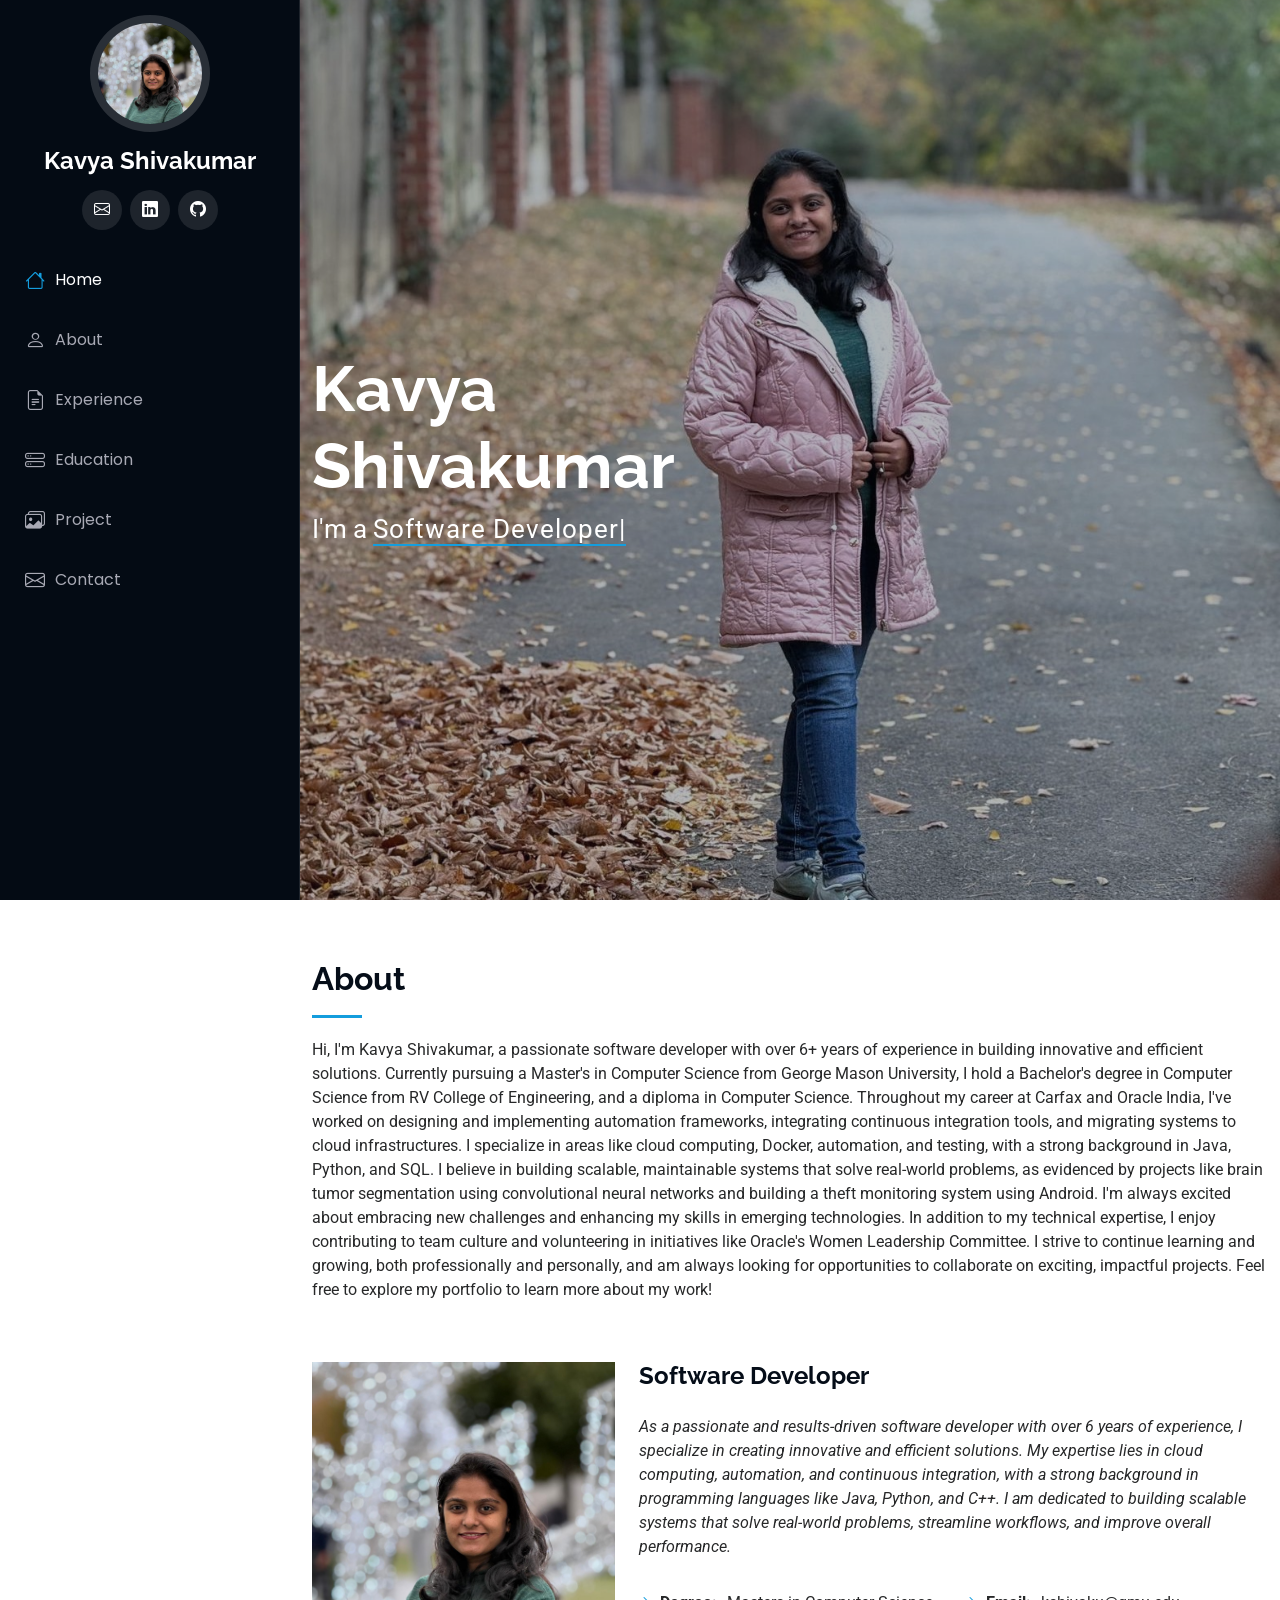
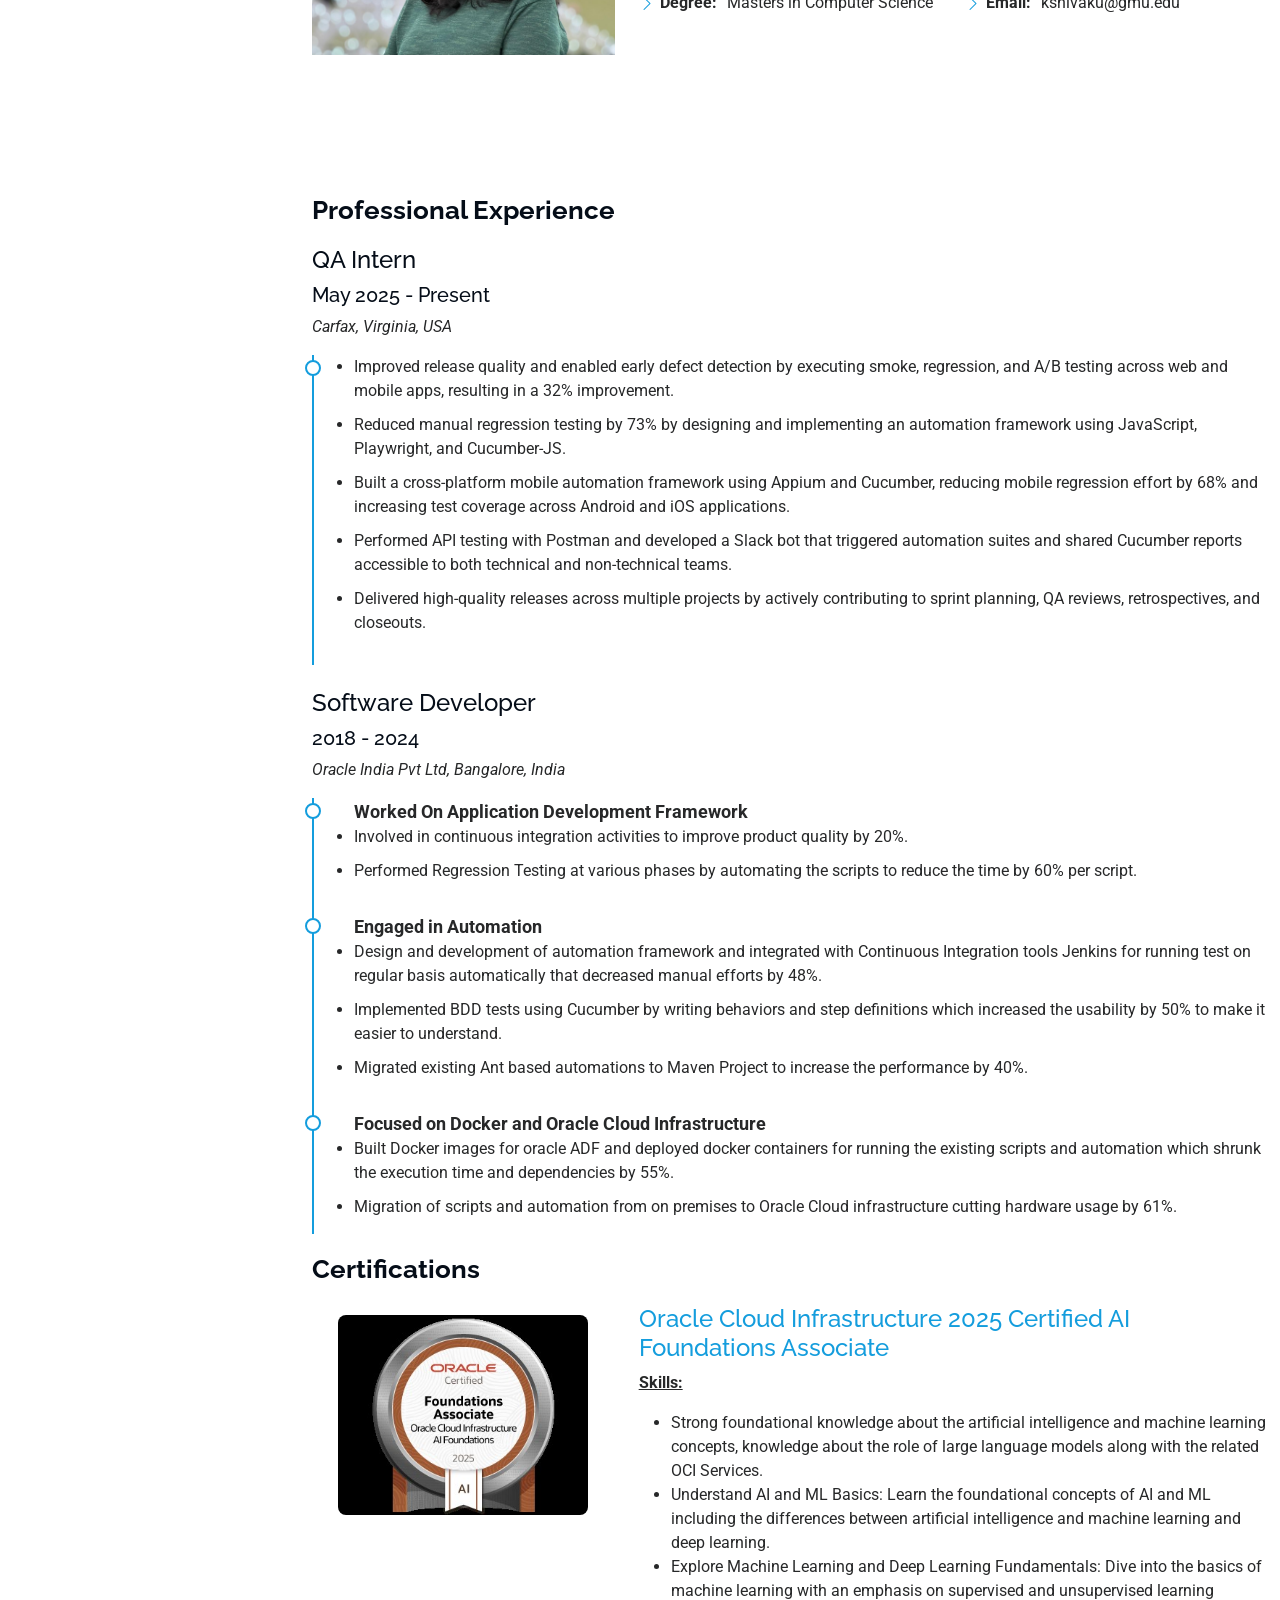
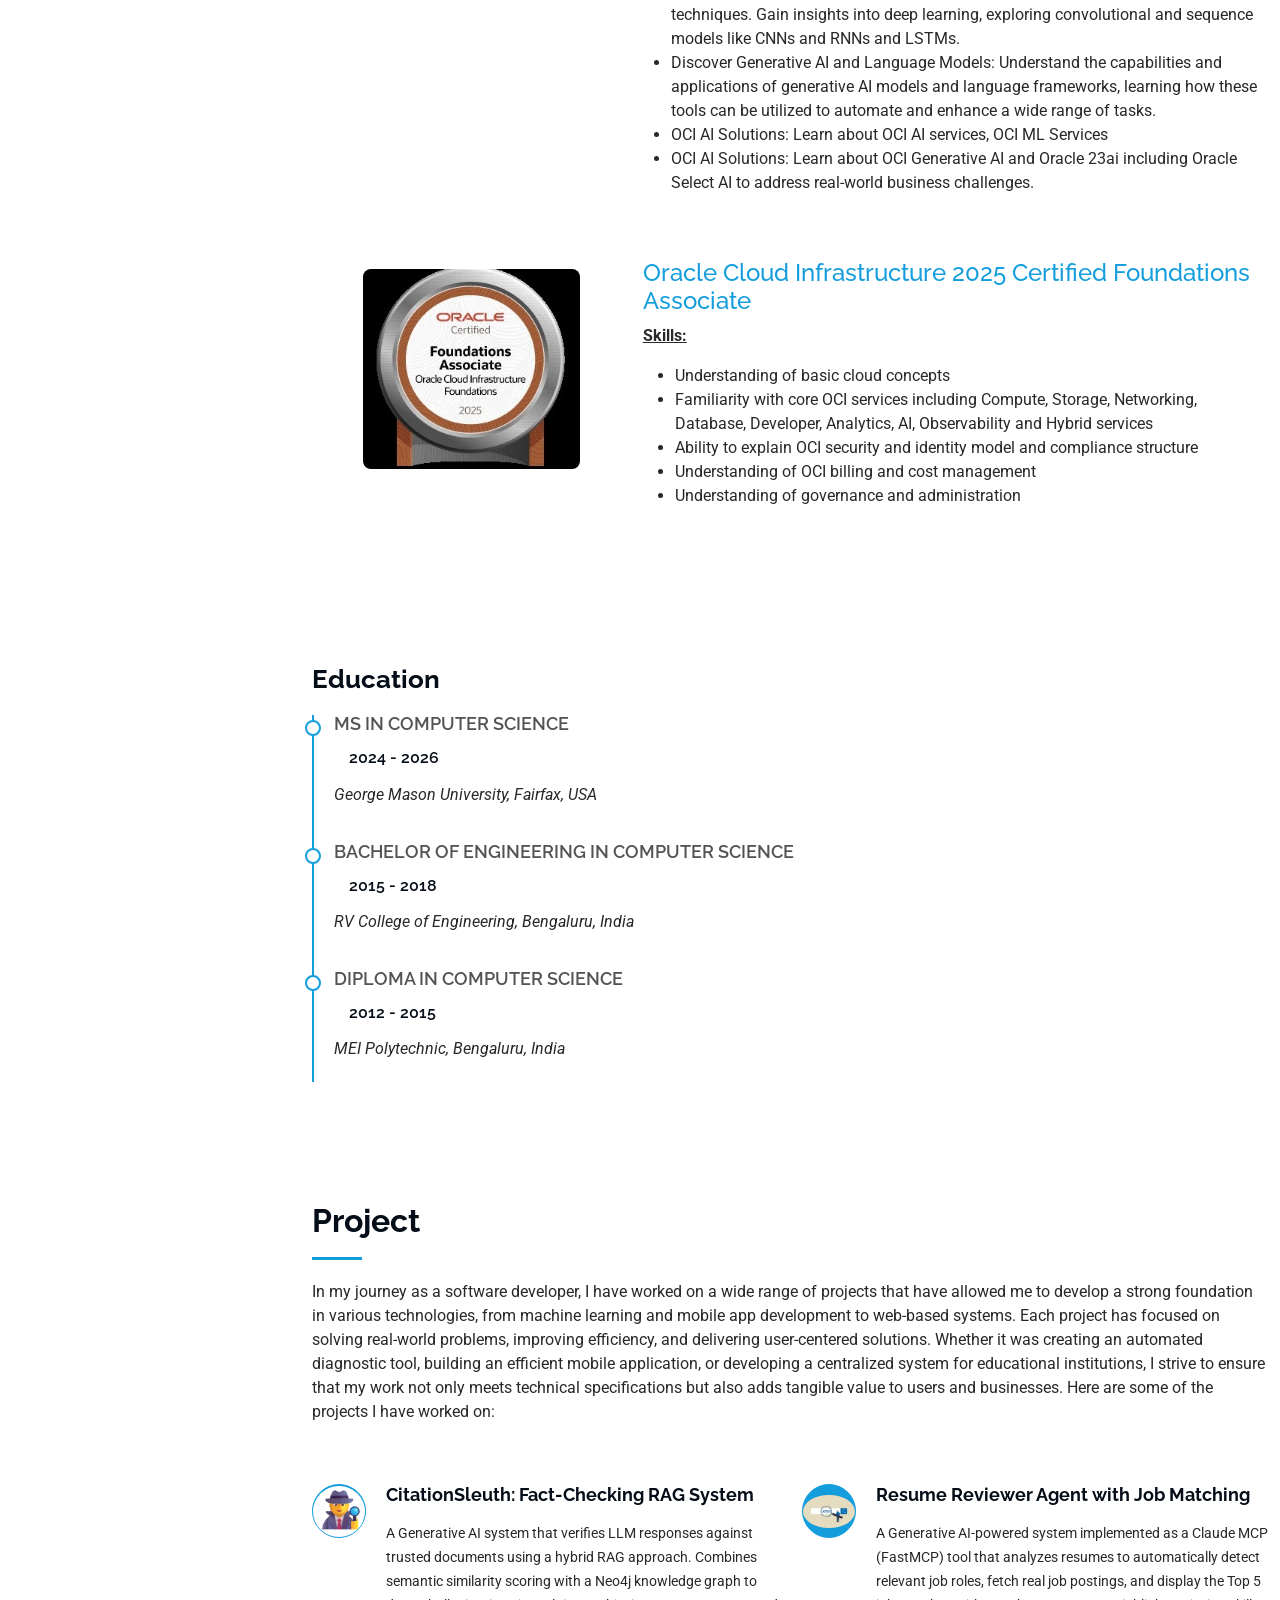
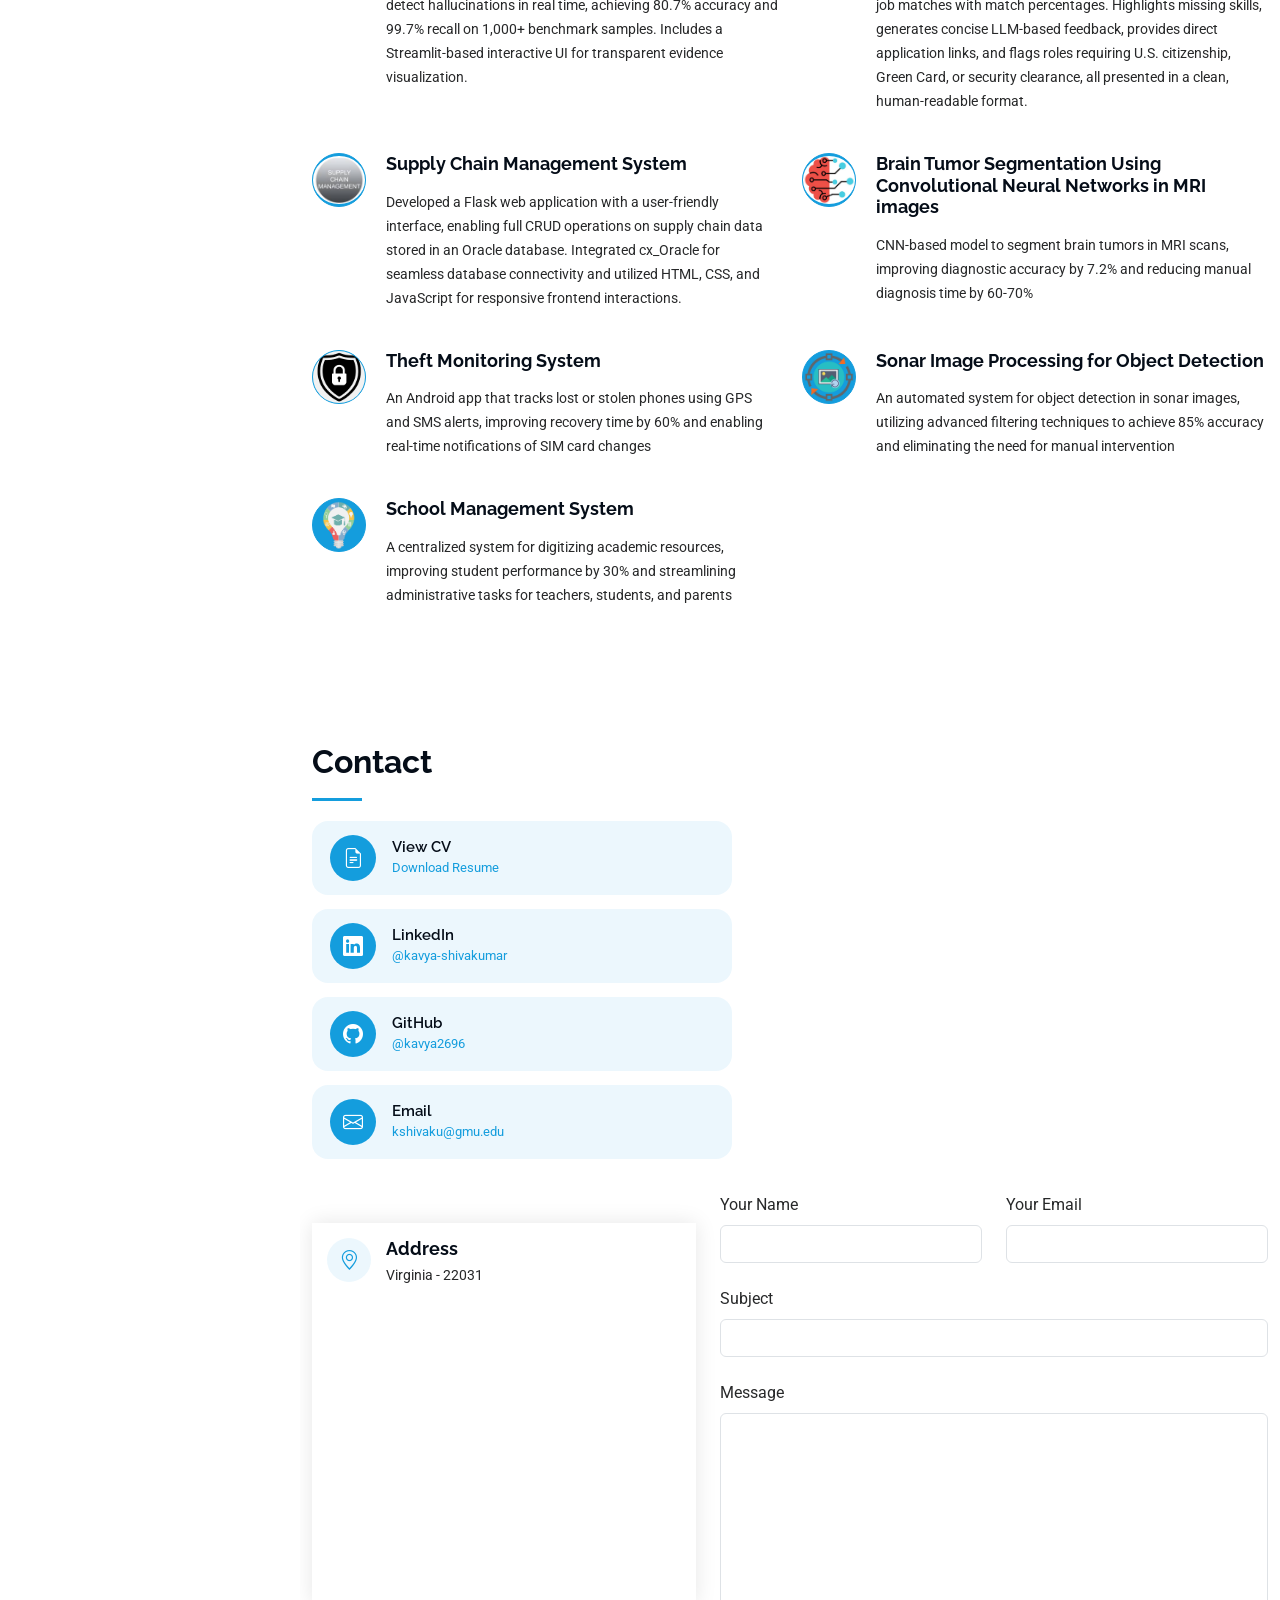
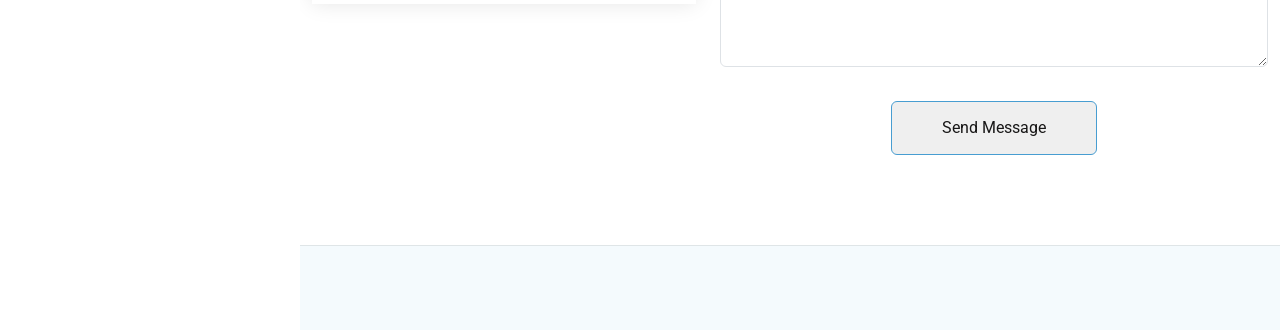
<file: index.html>
<!DOCTYPE html>
<html lang="en">

<head>
  <meta charset="utf-8">
  <meta content="width=device-width, initial-scale=1.0" name="viewport">
  <title>Index - iPortfolio Bootstrap Template</title>
  <meta content="" name="description">
  <meta content="" name="keywords">

  <!-- Favicons -->
  <link href="assets/img/favicon.png" rel="icon">
  <link href="assets/img/apple-touch-icon.png" rel="apple-touch-icon">

  <!-- Fonts -->
  <link href="https://fonts.googleapis.com" rel="preconnect">
  <link href="https://fonts.gstatic.com" rel="preconnect" crossorigin>
  <link href="https://fonts.googleapis.com/css2?family=Roboto:ital,wght@0,100;0,300;0,400;0,500;0,700;0,900;1,100;1,300;1,400;1,500;1,700;1,900&family=Poppins:ital,wght@0,100;0,200;0,300;0,400;0,500;0,600;0,700;0,800;0,900;1,100;1,200;1,300;1,400;1,500;1,600;1,700;1,800;1,900&family=Raleway:ital,wght@0,100;0,200;0,300;0,400;0,500;0,600;0,700;0,800;0,900;1,100;1,200;1,300;1,400;1,500;1,600;1,700;1,800;1,900&display=swap" rel="stylesheet">

  <!-- Vendor CSS Files -->
  <link href="assets/vendor/bootstrap/css/bootstrap.min.css" rel="stylesheet">
  <link href="assets/vendor/bootstrap-icons/bootstrap-icons.css" rel="stylesheet">
  <link href="assets/vendor/aos/aos.css" rel="stylesheet">
  <link href="assets/vendor/glightbox/css/glightbox.min.css" rel="stylesheet">
  <link href="assets/vendor/swiper/swiper-bundle.min.css" rel="stylesheet">

  <!-- Main CSS File -->
  <link href="assets/css/main.css" rel="stylesheet">
</head>

<body class="index-page">

  <header id="header" class="header dark-background d-flex flex-column">
    <i class="header-toggle d-xl-none bi bi-list"></i>

    <div class="profile-img">
      <img src="assets/img/my-profile-img.jpg" alt="" class="img-fluid rounded-circle">
    </div>

    <a href="index.html" class="logo d-flex align-items-center justify-content-center">
      <!-- Uncomment the line below if you also wish to use an image logo -->
      <!-- <img src="assets/img/logo.png" alt=""> -->
      <h1 class="sitename">Kavya Shivakumar</h1>
    </a>

    <div class="social-links text-center">
      <a href="mailto:kshivaku@gmu.com" class="mail"><i class="bi bi-envelope"></i></a>
      <a href="https://www.linkedin.com/in/kavya-shivakumar-26121996abc" class="linkedin"><i class="bi bi-linkedin"></i></a>
      <a href="https://github.com/kavya2696" class="github"><i class="bi bi-github"></i></a>
    </div>

    <nav id="navmenu" class="navmenu">
      <ul>
        <li><a href="#hero" class="active"><i class="bi bi-house navicon"></i>Home</a></li>
        <li><a href="#about"><i class="bi bi-person navicon"></i> About</a></li>
        <li><a href="#experience"><i class="bi bi-file-earmark-text navicon"></i> Experience</a></li>
        <li><a href="#education"><i class="bi bi-hdd-stack navicon"></i>  Education</a></li>
        <li><a href="#project"><i class="bi bi-images navicon"></i> Project</a></li>
        <li><a href="#contact"><i class="bi bi-envelope navicon"></i> Contact</a></li>
      </ul>
    </nav>

  </header>

  <main class="main">

    <!-- Hero Section -->
    <section id="hero" class="hero section dark-background">

      <img src="assets/img/my-bg.jpg" alt="" data-aos="fade-in" class="">

      <div class="container" data-aos="fade-up" data-aos-delay="100">
        <h2>Kavya</h2>
        <h2>Shivakumar</h2>
        <p>I'm a <span class="typed" data-typed-items="Software Developer">Software Developer</span><span class="typed-cursor typed-cursor--blink" aria-hidden="true"></span><span class="typed-cursor typed-cursor--blink" aria-hidden="true"></span></p>
      </div>

    </section><!-- /Hero Section -->

    <!-- About Section -->
    <section id="about" class="about section">

      <!-- Section Title -->
      <div class="container section-title" data-aos="fade-up">
        <h2>About</h2>
        <p>Hi, I'm Kavya Shivakumar, a passionate software developer with over 6+ years of experience in building innovative and efficient solutions. Currently pursuing a Master's in Computer Science from George Mason University, I hold a Bachelor's degree in Computer Science from RV College of Engineering, and a diploma in Computer Science.

          Throughout my career at Carfax and Oracle India, I've worked on designing and implementing automation frameworks, integrating continuous integration tools, and migrating systems to cloud infrastructures. I specialize in areas like cloud computing, Docker, automation, and testing, with a strong background in Java, Python, and SQL.
          
          I believe in building scalable, maintainable systems that solve real-world problems, as evidenced by projects like brain tumor segmentation using convolutional neural networks and building a theft monitoring system using Android. I'm always excited about embracing new challenges and enhancing my skills in emerging technologies.
          
          In addition to my technical expertise, I enjoy contributing to team culture and volunteering in initiatives like Oracle's Women Leadership Committee. I strive to continue learning and growing, both professionally and personally, and am always looking for opportunities to collaborate on exciting, impactful projects.
          
          Feel free to explore my portfolio to learn more about my work!</p>
      </div><!-- End Section Title -->

      <div class="container" data-aos="fade-up" data-aos-delay="100">

        <div class="row gy-4 justify-content-center">
          <div class="col-lg-4">
            <img src="assets/img/my-profile-img.jpg" class="img-fluid" alt="">
          </div>
          <div class="col-lg-8 content">
            <h2>Software Developer</h2>
            <p class="fst-italic py-3">
              As a passionate and results-driven software developer with over 6 years of experience, I specialize in creating innovative and efficient solutions. My expertise lies in cloud computing, automation, and continuous integration, with a strong background in programming languages like Java, Python, and C++. I am dedicated to building scalable systems that solve real-world problems, streamline workflows, and improve overall performance.
            </p>
            <div class="row">
              <div class="col-lg-6">
                <ul>
                  <li><i class="bi bi-chevron-right"></i> <strong>Degree:</strong> <span>Masters in Computer Science</span></li>
                 <!-- <li><i class="bi bi-chevron-right"></i> <strong>Website:</strong> <span>www.example.com</span></li>-->
                 
                </ul>
              </div>
              <div class="col-lg-6">
                <ul>
                  <li><i class="bi bi-chevron-right"></i> <strong>Email:</strong> <span>kshivaku@gmu.edu</span></li>
                </ul>
              </div>
            </div>
           
          </div>
        </div>

      </div>

    </section><!-- /About Section -->

 
    <!-- Experience Section -->
    <section id="experience" class="resume section">

      <div class="container">

        <div class="row">
          <div data-aos="fade-up" data-aos-delay="200">
            <h3 class="resume-title">Professional Experience</h3>
            <h4>QA Intern</h4>
            <h5>May 2025 - Present</h5>
            <p><em>Carfax, Virginia, USA</em></p>

            <div class="resume-item">
              <ul>
                <!--<span style="font-size: 18px;"><b>Improved Testing and Release Quality</b></span>-->
                <li>Improved release quality and enabled early defect detection by executing smoke, regression, and A/B testing across web and mobile apps, resulting in a 32% improvement.</li>
                <li>Reduced manual regression testing by 73% by designing and implementing an automation framework using JavaScript, Playwright, and Cucumber-JS.</li>
                <li>Built a cross-platform mobile automation framework using Appium and Cucumber, reducing mobile regression effort by 68% and increasing test coverage across Android and iOS applications.</li>
                <li>Performed API testing with Postman and developed a Slack bot that triggered automation suites and shared Cucumber reports accessible to both technical and non-technical teams.</li>
                <li>Delivered high-quality releases across multiple projects by actively contributing to sprint planning, QA reviews, retrospectives, and closeouts.</li>
              </ul>
            </div>
            
              <br>
              <h4>Software Developer</h4>
              <h5>2018 - 2024</h5>
              <p><em>Oracle India Pvt Ltd, Bangalore, India </em></p>
              <div class="resume-item">
              <ul><span style="font-size: 18px;"><b>Worked On Application Development Framework</b></span>
                <li>Involved in continuous integration activities to improve product quality by 20%. </li>
                <li>Performed Regression Testing at various phases by automating the scripts to reduce the time by 60% per script. </li><ul></div>
              <div class="resume-item">
                <ul><span style="font-size: 18px;"><b>Engaged in Automation</b></span>
                <li>Design and development of automation framework and integrated with Continuous Integration tools Jenkins for running test on regular basis automatically that decreased manual efforts by 48%.  </li>
                <li>Implemented BDD tests using Cucumber by writing behaviors and step definitions which increased the usability by 50% to make it easier to understand. </li>
                <li>Migrated existing Ant based automations to Maven Project to increase the performance by 40%. </li></ul></div>
                <div class="resume-item">
                <ul><span style="font-size: 18px;"><b>Focused on Docker and Oracle Cloud Infrastructure</b></span>
                <li>Built Docker images for oracle ADF and deployed docker containers for running the existing scripts and automation which shrunk the execution time and dependencies by 55%. </li>
                <li>Migration of scripts and automation from on premises to Oracle Cloud infrastructure cutting hardware usage by 61%. </li>
              </ul>
            </div><!-- Edn Resume Item -->

          </div>

        </div>
        <h3 class="resume-title">Certifications</h3>

             <div class="row gy-4 justify-content-center">
          <div class="col-lg-4">
            <img src="assets/img/OCI25AI.jpeg" class="img-fluid cert-img" alt="">
          </div>
          <div class="col-lg-8 content">
            <h4><a href="https://catalog-education.oracle.com/ords/certview/sharebadge?id=871B93B5EAFEF61DCFB11F72E9052233303D015A6614C71F2B71F016CC5BC854"> Oracle Cloud Infrastructure 2025 Certified AI Foundations Associate</a></h4>
            <p> <b><u>Skills:</u></b> </p>
            <ul><li>Strong foundational knowledge about the artificial intelligence and machine learning concepts, knowledge about the role of large language models along with the related OCI Services.</li>
              <li>Understand AI and ML Basics: Learn the foundational concepts of AI and ML including the differences between artificial intelligence and machine learning and deep learning.</li>
              <li>Explore Machine Learning and Deep Learning Fundamentals: Dive into the basics of machine learning with an emphasis on supervised and unsupervised learning techniques. Gain insights into deep learning, exploring convolutional and sequence models like CNNs and RNNs and LSTMs.</li>
              <li>Discover Generative AI and Language Models: Understand the capabilities and applications of generative AI models and language frameworks, learning how these tools can be utilized to automate and enhance a wide range of tasks.</li>
              <li>OCI AI Solutions: Learn about OCI AI services, OCI ML Services</li>
              <li>OCI AI Solutions: Learn about OCI Generative AI and Oracle 23ai including Oracle Select AI to address real-world business challenges.</li>
            </ul>
    
        </div>
        <div class="row gy-4 justify-content-center">
          <div class="col-lg-4">
            <img src="assets/img/OCI25.jpeg" class="img-fluid cert-img" alt="">
          </div>
          <div class="col-lg-8 content">
            <h4><a href="https://catalog-education.oracle.com/pls/certview/sharebadge?id=5CCC31A88323C88C5BCEB6D800373E3D88EEB9B1E2A41601BDE4A8AB9D326BF6"> Oracle Cloud Infrastructure 2025 Certified Foundations Associate</a></h4>
            <p> <b><u>Skills:</u></b> </p>
            <ul><li>Understanding of basic cloud concepts</li>
              <li>Familiarity with core OCI services including Compute, Storage, Networking, Database, Developer, Analytics, AI, Observability and Hybrid services</li>
              <li>Ability to explain OCI security and identity model and compliance structure</li>
              <li>Understanding of OCI billing and cost management</li>
              <li>Understanding of governance and administration</li></ul>
    
        </div>

      
    </section><!-- Experience Section -->


    <!-- Resume Section -->
    <section id="education" class="resume section">

      <!-- Section Title -->
     

      <div class="container">

        <div class="row">
   

          <div data-aos="fade-up" data-aos-delay="200">
            <h3 class="resume-title">Education</h3>
              
            <div class="resume-item">
              <h4>MS in Computer Science</h4>
              <h5>2024 - 2026</h5>
              <p><em>George Mason University, Fairfax, USA</em></p>
            </div><!-- Edn Resume Item -->

            <div class="resume-item">
              <h4>Bachelor of Engineering in Computer Science </h4>
              <h5>2015 - 2018</h5>
              <p><em>RV College of Engineering, Bengaluru, India</em></p>
            </div><!-- Edn Resume Item -->

            <div class="resume-item">
              <h4>Diploma in Computer Science</h4>
              <h5>2012 - 2015</h5>
              <p><em>MEI Polytechnic, Bengaluru, India</em></p>
            </div><!-- Edn Resume Item -->

          </div>

        </div>

      </div>

    </section><!-- /Resume Section -->

    <!-- project Section -->
    <section id="project" class="project section">

      <!-- Section Title -->
      <div class="container section-title" data-aos="fade-up">
        <h2>Project</h2>
        <p>In my journey as a software developer, I have worked on a wide range of projects that have allowed me to develop a strong foundation in various technologies, from machine learning and mobile app development to web-based systems. Each project has focused on solving real-world problems, improving efficiency, and delivering user-centered solutions. Whether it was creating an automated diagnostic tool, building an efficient mobile application, or developing a centralized system for educational institutions, I strive to ensure that my work not only meets technical specifications but also adds tangible value to users and businesses. Here are some of the projects I have worked on:
        </p>
      </div><!-- End Section Title -->

      <div class="container">

        <div class="row gy-4">
           <div class="col-lg-6 col-md-6 project-item d-flex" data-aos="fade-up" data-aos-delay="100">
            <div class="icon flex-shrink-0"><img src="assets/img/cs.png" alt="" class="img-fluid rounded-circle"></div>
            <div>
              <h4 class="title"><a href="project-details.html" class="stretched-link">CitationSleuth: Fact-Checking RAG System</a></h4>
              <p class="description">A Generative AI system that verifies LLM responses against trusted documents using a hybrid RAG approach. Combines semantic similarity scoring with a Neo4j knowledge graph to detect hallucinations in real time, achieving 80.7% accuracy and 99.7% recall on 1,000+ benchmark samples. Includes a Streamlit-based interactive UI for transparent evidence visualization.</p>
            </div>
          </div>

           <div class="col-lg-6 col-md-6 project-item d-flex" data-aos="fade-up" data-aos-delay="100">
            <div class="icon flex-shrink-0"><img src="assets/img/rr.jpeg" alt="" class="img-fluid rounded-circle"></div>
            <div>
              <h4 class="title"><a href="project-details.html" class="stretched-link">Resume Reviewer Agent with Job Matching</a></h4>
              <p class="description">A Generative AI-powered system implemented as a Claude MCP (FastMCP) tool that analyzes resumes to automatically detect relevant job roles, fetch real job postings, and display the Top 5 job matches with match percentages. Highlights missing skills, generates concise LLM-based feedback, provides direct application links, and flags roles requiring U.S. citizenship, Green Card, or security clearance, all presented in a clean, human-readable format.</p>
            </div>
          </div>

          <div class="col-lg-6 col-md-6 project-item d-flex" data-aos="fade-up" data-aos-delay="100">
            <div class="icon flex-shrink-0"><img src="assets/img/scm.jpg" alt="" class="img-fluid rounded-circle"></div>
            <div>
              <h4 class="title"><a href="project-details.html" class="stretched-link">Supply Chain Management System </a></h4>
              <p class="description">Developed a Flask web application with a user-friendly interface, enabling full CRUD operations on supply chain data stored in an Oracle database. Integrated cx_Oracle for seamless database connectivity and utilized HTML, CSS, and JavaScript for responsive frontend interactions.</p>
            </div>
          </div>
          <!-- End project Item -->


          <div class="col-lg-6 col-md-6 project-item d-flex" data-aos="fade-up" data-aos-delay="100">
            <div class="icon flex-shrink-0"><img src="assets/img/bb.jpeg" alt="" class="img-fluid rounded-circle"></div>
            <div>
              <h4 class="title"><a href="project-details.html" class="stretched-link">Brain Tumor Segmentation Using Convolutional Neural Networks in MRI images</a></h4>
              <p class="description">CNN-based model to segment brain tumors in MRI scans, improving diagnostic accuracy by 7.2% and reducing manual diagnosis time by 60-70%</p>
            </div>
          </div>
          <!-- End project Item -->

          <div class="col-lg-6 col-md-6 project-item d-flex" data-aos="fade-up" data-aos-delay="200">
            <div class="icon flex-shrink-0"> <img src="assets/img/theft.png" alt="" class="img-fluid rounded-circle"></div>
            <div>
              <h4 class="title"><a href="project-details.html" class="stretched-link">Theft Monitoring System</a></h4>
              <p class="description">An Android app that tracks lost or stolen phones using GPS and SMS alerts, improving recovery time by 60% and enabling real-time notifications of SIM card changes</p>
            </div>
          </div><!-- End project Item -->

          <div class="col-lg-6 col-md-6 project-item d-flex" data-aos="fade-up" data-aos-delay="300">
            <div class="icon flex-shrink-0"><img src="assets/img/sonar.png" alt="" class="img-fluid rounded-circle"></i></div>
            <div>
              <h4 class="title"><a href="project-details.html" class="stretched-link">Sonar Image Processing for Object Detection</a></h4>
              <p class="description">An automated system for object detection in sonar images, utilizing advanced filtering techniques to achieve 85% accuracy and eliminating the need for manual intervention</p>
            </div>
          </div><!-- End project Item -->

          <div class="col-lg-6 col-md-6 project-item d-flex" data-aos="fade-up" data-aos-delay="400">
            <div class="icon flex-shrink-0"><img src="assets/img/school.png" alt="" class="img-fluid rounded-circle" style="max-width: 50px; height: 50px;"></div>
            <div>
              <h4 class="title"><a href="project-details.html" class="stretched-link">School Management System</a></h4>
              <p class="description">A centralized system for digitizing academic resources, improving student performance by 30% and streamlining administrative tasks for teachers, students, and parents</p>
            </div>
          </div><!-- End project Item -->

        </div>

      </div>

    </section><!-- /project Section -->

    <!-- Contact Section -->
    <section id="contact" class="contact section">

      <!-- Section Title -->
      <div class="container section-title" data-aos="fade-up">
        <h2>Contact</h2>
        <!-- Contact List -->
<div class="contact-list">

  <a href="assets/img/Kavya_S.pdf" target="_blank" class="contact-list-item">
    <div class="icon-circle">
      <i class="bi bi-file-earmark-text"></i>
    </div>
    <div class="contact-text">
      <h4>View CV</h4>
      <p>Download Resume</p>
    </div>
  </a>

  <a href="https://www.linkedin.com/in/kavya-shivakumar-26121996abc"
     target="_blank" class="contact-list-item">
    <div class="icon-circle">
      <i class="bi bi-linkedin"></i>
    </div>
    <div class="contact-text">
      <h4>LinkedIn</h4>
      <p>@kavya-shivakumar</p>
    </div>
  </a>

  <a href="https://github.com/kavya2696"
     target="_blank" class="contact-list-item">
    <div class="icon-circle">
      <i class="bi bi-github"></i>
    </div>
    <div class="contact-text">
      <h4>GitHub</h4>
      <p>@kavya2696</p>
    </div>
  </a>

  <a href="mailto:kshivaku@gmu.edu" class="contact-list-item">
    <div class="icon-circle">
      <i class="bi bi-envelope"></i>
    </div>
    <div class="contact-text">
      <h4>Email</h4>
      <p>kshivaku@gmu.edu</p>
    </div>
  </a>

</div>

        </div><!-- End Section Title -->
      <div class="contact-icon-row" data-aos="fade-up" data-aos-delay="300">

  


      <div class="container" data-aos="fade-up" data-aos-delay="100">
        
        <div class="row gy-4">
          
          <div class="col-lg-5">

            <div class="info-wrap">
              <div class="info-item d-flex" data-aos="fade-up" data-aos-delay="200">
                <i class="bi bi-geo-alt flex-shrink-0"></i>
                <div>
                  <h3>Address</h3>
                  <p>Virginia - 22031</p>
                </div>
              </div><!-- End Info Item -->

              <iframe src="https://www.google.com/maps/embed?pb=!1m14!1m8!1m3!1d48389.78314118045!2d-77.247758!3d38.857206!3m2!1i1024!2i768!4f13.1!3m3!1m2!1s0x89b7b9ba29c507d7%3A0x21cfd82fa3ae6b4c!2sFairfax%2C%20Virginia%2022031!5e0!3m2!1sen!2sus!4v1676961268712!5m2!1sen!2sus" frameborder="0" style="border:0; width: 100%; height: 270px;" allowfullscreen="" loading="lazy" referrerpolicy="no-referrer-when-downgrade"></iframe>
            
            </div>
          
          </div>

          <div class="col-lg-7">
           
            <form name="submit-to-google-sheet" data-aos="fade-up" data-aos-delay="200">
              <div class="row gy-4">

                <div class="col-md-6">
                  <label for="name-field" class="pb-2">Your Name</label>
                  <input type="text" name="name" id="name-field" class="form-control" required="">
                </div>

                <div class="col-md-6">
                  <label for="email-field" class="pb-2">Your Email</label>
                  <input type="email" class="form-control" name="email" id="email-field" required="">
                </div>

                <div class="col-md-12">
                  <label for="subject-field" class="pb-2">Subject</label>
                  <input type="text" class="form-control" name="subject" id="subject-field" required="">
                </div>

                <div class="col-md-12">
                  <label for="message-field" class="pb-2">Message</label>
                  <textarea class="form-control" name="message" rows="10" id="message-field" required=""></textarea>
                </div>

                <div class="col-md-12 text-center">
                 <!-- <div class="loading">Loading</div>
                  <div class="error-message"></div>
                  <div class="sent-message">Your message has been sent. Thank you!</div>-->
                 
                  <button class="formbtn" type="submit">Send Message</button>
                 
                </div>

              </div>
            </form>
            <!-- Contact Social Icons -->


            <span id="msg"></span>
          </div><!-- End Contact Form -->

        </div>

      </div>

    </section><!-- /Contact Section -->

  </main>

  <footer id="footer" class="footer position-relative light-background">

    <div class="container">
      <div class="credits">
      </div>
    </div>

  </footer>

  <!-- Scroll Top -->
  <a href="#" id="scroll-top" class="scroll-top d-flex align-items-center justify-content-center"><i class="bi bi-arrow-up-short"></i></a>

  <!-- Preloader -->
  <div id="preloader"></div>

  <!-- Vendor JS Files -->
  <script src="assets/vendor/bootstrap/js/bootstrap.bundle.min.js"></script>
  <script src="assets/vendor/php-email-form/validate.js"></script>
  <script src="assets/vendor/aos/aos.js"></script>
  <script src="assets/vendor/typed.js/typed.umd.js"></script>
  <script src="assets/vendor/purecounter/purecounter_vanilla.js"></script>
  <script src="assets/vendor/waypoints/noframework.waypoints.js"></script>
  <script src="assets/vendor/glightbox/js/glightbox.min.js"></script>
  <script src="assets/vendor/imagesloaded/imagesloaded.pkgd.min.js"></script>
  <script src="assets/vendor/isotope-layout/isotope.pkgd.min.js"></script>
  <script src="assets/vendor/swiper/swiper-bundle.min.js"></script>

  <!-- Main JS File -->
  <script src="assets/js/main.js"></script>
  <script>
    const scriptURL = 'https://script.google.com/macros/s/AKfycbwv242UKO0FXvmnFhqosku8oXammIbGBYwmVlOGlskdcLPKBo0xoX-jwHL4jlIpWi-dBA/exec'
    const form = document.forms['submit-to-google-sheet']
    const msg = document.getElementById("msg")
  
    form.addEventListener('submit', e => {
      e.preventDefault()
      fetch(scriptURL, { method: 'POST', body: new FormData(form)})
        .then(response =>{
          msg.innerHTML = "Message Sent Successfully"
          setTimeout(function(){
            msg.innerHTML = ""
          }, 5000)
          form.reset()
        })
        .catch(error => console.error('Error!', error.message))
    })
  </script>
</body>

</html>
</file>
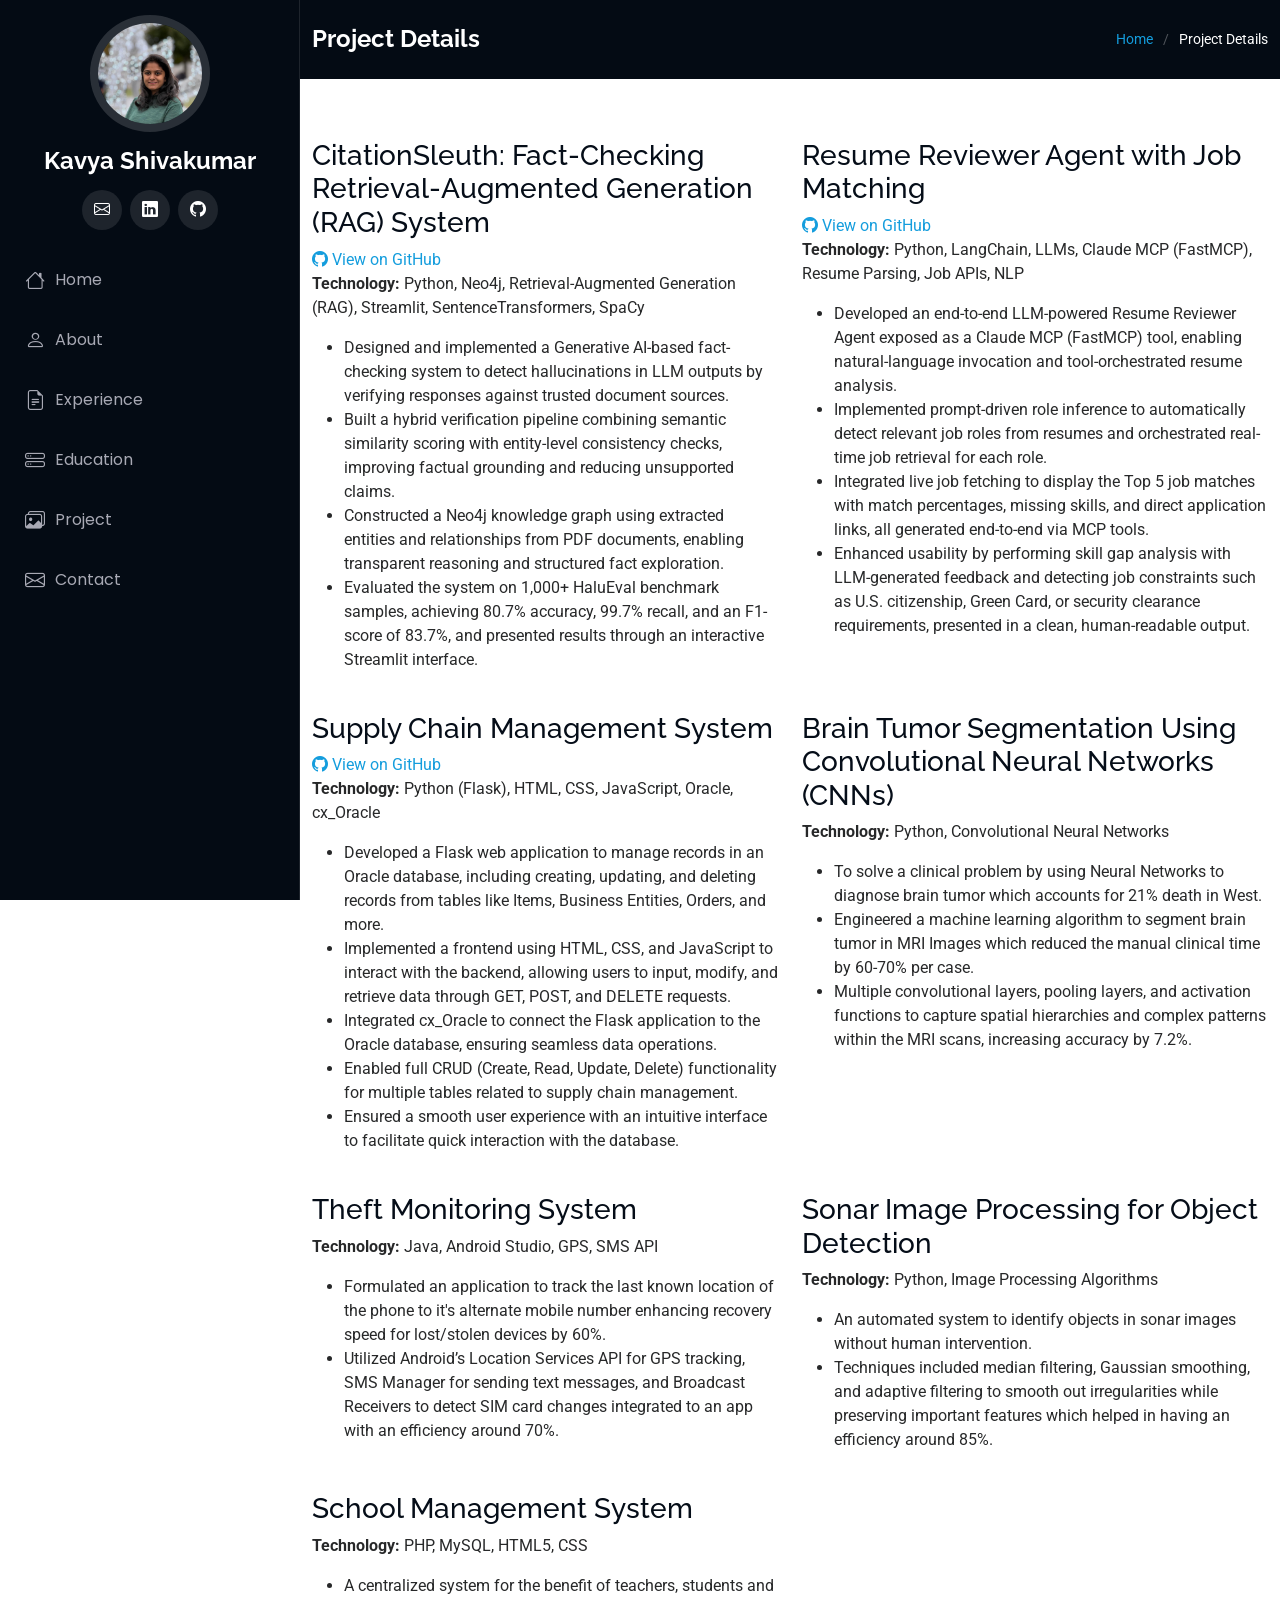
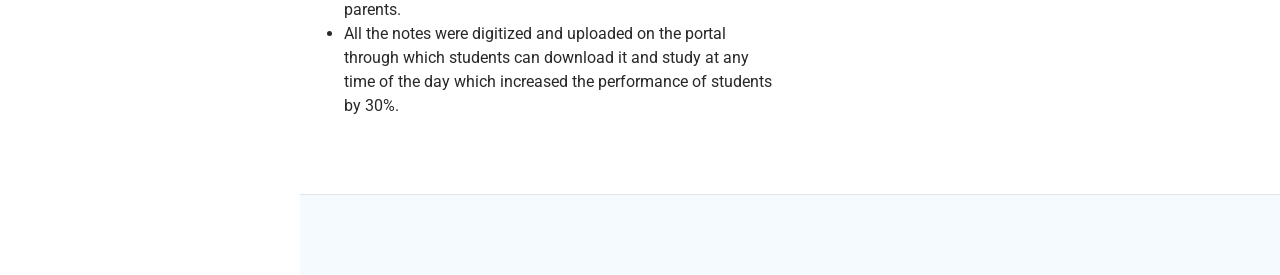
<file: project-details.html>
<!DOCTYPE html>
<html lang="en">

<head>
  <meta charset="utf-8">
  <meta content="width=device-width, initial-scale=1.0" name="viewport">
  <title>Project Details</title>
  <meta content="" name="description">
  <meta content="" name="keywords">

  <!-- Favicons -->
  <link href="assets/img/favicon.png" rel="icon">
  <link href="assets/img/apple-touch-icon.png" rel="apple-touch-icon">

  <!-- Fonts -->
  <link href="https://fonts.googleapis.com" rel="preconnect">
  <link href="https://fonts.gstatic.com" rel="preconnect" crossorigin>
  <link href="https://fonts.googleapis.com/css2?family=Roboto:ital,wght@0,100;0,300;0,400;0,500;0,700;0,900;1,100;1,300;1,400;1,500;1,700;1,900&family=Poppins:ital,wght@0,100;0,200;0,300;0,400;0,500;0,600;0,700;0,800;0,900;1,100;1,200;1,300;1,400;1,500;1,600;1,700;1,800;1,900&family=Raleway:ital,wght@0,100;0,200;0,300;0,400;0,500;0,600;0,700;0,800;0,900;1,100;1,200;1,300;1,400;1,500;1,600;1,700;1,800;1,900&display=swap" rel="stylesheet">

  <!-- Vendor CSS Files -->
  <link href="assets/vendor/bootstrap/css/bootstrap.min.css" rel="stylesheet">
  <link href="assets/vendor/bootstrap-icons/bootstrap-icons.css" rel="stylesheet">
  <link href="assets/vendor/aos/aos.css" rel="stylesheet">
  <link href="assets/vendor/glightbox/css/glightbox.min.css" rel="stylesheet">
  <link href="assets/vendor/swiper/swiper-bundle.min.css" rel="stylesheet">

  <!-- Main CSS File -->
  <link href="assets/css/main.css" rel="stylesheet">
</head>

<body class="project-details-page">

  <header id="header" class="header dark-background d-flex flex-column">
    <i class="header-toggle d-xl-none bi bi-list"></i>

    <div class="profile-img">
      <img src="assets/img/my-profile-img.jpg" alt="" class="img-fluid rounded-circle">
    </div>

    <a href="index.html" class="logo d-flex align-items-center justify-content-center">
     
      <h1 class="sitename">Kavya Shivakumar</h1>
    </a>

    <div class="social-links text-center">
      
      <a href="mailto:kshivaku@gmu.com" class="mail"><i class="bi bi-envelope"></i></a>
      <a href="https://www.linkedin.com/in/kavya-shivakumar-26121996abc" class="linkedin"><i class="bi bi-linkedin"></i></a>
      <a href="https://github.com/kavya2696" class="github"><i class="bi bi-github"></i></a>
    </div>

    <nav id="navmenu" class="navmenu">
      <ul>
        <li><a href="index.html"><i class="bi bi-house navicon"></i>Home</a></li>
        <li><a href="index.html#about"><i class="bi bi-person navicon"></i> About</a></li>
        <li><a href="index.html#experience"><i class="bi bi-file-earmark-text navicon"></i> Experience</a></li>
        <li><a href="index.html#education"><i class="bi bi-hdd-stack navicon"></i>  Education</a></li>
        <li><a href="index.html#project"><i class="bi bi-images navicon"></i> Project</a></li>
        <li><a href="index.html#contact"><i class="bi bi-envelope navicon"></i> Contact</a></li>
      </ul>
    </nav>

  </header>

  <main class="main">

    <!-- Page Title -->
    <div class="page-title dark-background">
      <div class="container d-lg-flex justify-content-between align-items-center">
        <h1 class="mb-2 mb-lg-0">Project Details</h1>
        <nav class="breadcrumbs">
          <ol>
            <li><a href="index.html">Home</a></li>
            <li class="current">Project Details</li>
          </ol>
        </nav>
      </div>
    </div><!-- End Page Title -->

 <!-- Service Details Section -->
<section id="project-details" class="project-details section">
  <div class="container">
    <div class="row gy-4">

       <!-- Project 1 - CitationSleuth -->
      <div class="col-lg-6" data-aos="fade-up" data-aos-delay="100" id="  ">
        <h3>CitationSleuth: Fact-Checking Retrieval-Augmented Generation (RAG) System</h3>
       <div class="project-links">
          <a href="https://github.com/kavya2696/CitationSlueth" target="_blank">
          <i class="bi bi-github"></i> View on GitHub
         </a>
        </div>
        <p><strong>Technology:</strong> Python, Neo4j, Retrieval-Augmented Generation (RAG), Streamlit, SentenceTransformers, SpaCy</p>
        <ul>
          <li>Designed and implemented a Generative AI-based fact-checking system to detect hallucinations in LLM outputs by verifying responses against trusted document sources.</li>
          <li>Built a hybrid verification pipeline combining semantic similarity scoring with entity-level consistency checks, improving factual grounding and reducing unsupported claims.</li>
          <li>Constructed a Neo4j knowledge graph using extracted entities and relationships from PDF documents, enabling transparent reasoning and structured fact exploration.</li>
          <li>Evaluated the system on 1,000+ HaluEval benchmark samples, achieving 80.7% accuracy, 99.7% recall, and an F1-score of 83.7%, and presented results through an interactive Streamlit interface.</li>
        </ul>
      </div>

       <!-- Project 2 - Resume Reviewer Agent with Job Matching -->
      <div class="col-lg-6" data-aos="fade-up" data-aos-delay="100" id="resume-review">
        <h3>Resume Reviewer Agent with Job Matching</h3>
         <div class="project-links">
          <a href="https://github.com/kavya2696/Resume-Reviewer-Agent-with-Job-Matching" target="_blank">
          <i class="bi bi-github"></i> View on GitHub
         </a>
        </div>
        <p><strong>Technology:</strong> Python, LangChain, LLMs, Claude MCP (FastMCP), Resume Parsing, Job APIs, NLP</p>
        <ul>
          <li>Developed an end-to-end LLM-powered Resume Reviewer Agent exposed as a Claude MCP (FastMCP) tool, enabling natural-language invocation and tool-orchestrated resume analysis.</li>
          <li>Implemented prompt-driven role inference to automatically detect relevant job roles from resumes and orchestrated real-time job retrieval for each role.</li>
          <li>Integrated live job fetching to display the Top 5 job matches with match percentages, missing skills, and direct application links, all generated end-to-end via MCP tools.</li>
          <li>Enhanced usability by performing skill gap analysis with LLM-generated feedback and detecting job constraints such as U.S. citizenship, Green Card, or security clearance requirements, presented in a clean, human-readable output.</li>
          </ul>
      </div>

       <!-- Project 3 - Supply Chain Management System  -->
      <div class="col-lg-6" data-aos="fade-up" data-aos-delay="100" id="brain-tumor-segmentation">
        <h3>Supply Chain Management System </h3>
         <div class="project-links">
          <a href="https://github.com/kavya2696/database-management" target="_blank">
          <i class="bi bi-github"></i> View on GitHub
         </a>
        </div>
        <p><strong>Technology:</strong> Python (Flask), HTML, CSS, JavaScript, Oracle, cx_Oracle</p>
        <ul>
          <li>Developed a Flask web application to manage records in an Oracle database, including creating, updating, and deleting records from tables like Items, Business Entities, Orders, and more.</li>
          <li>Implemented a frontend using HTML, CSS, and JavaScript to interact with the backend, allowing users to input, modify, and retrieve data through GET, POST, and DELETE requests.</li>
          <li>Integrated cx_Oracle to connect the Flask application to the Oracle database, ensuring seamless data operations.</li>
          <li>Enabled full CRUD (Create, Read, Update, Delete) functionality for multiple tables related to supply chain management.</li>
          <li>Ensured a smooth user experience with an intuitive interface to facilitate quick interaction with the database.</li>
          </ul>
      </div>

      <!-- Project 4 - Brain Tumor Segmentation -->
      <div class="col-lg-6" data-aos="fade-up" data-aos-delay="100" id="brain-tumor-segmentation">
        <h3>Brain Tumor Segmentation Using Convolutional Neural Networks (CNNs)</h3>
        <p><strong>Technology:</strong> Python, Convolutional Neural Networks</p>
        <ul>
          <li>To solve a clinical problem by using Neural Networks to diagnose brain tumor which accounts for 21% death in West. </li>
          <li>Engineered a machine learning algorithm to segment brain tumor in MRI Images which reduced the manual clinical time by 
            60-70% per case.</li>
          <li>Multiple convolutional layers, pooling layers, and activation functions to capture spatial hierarchies and complex patterns 
            within the MRI scans, increasing accuracy by 7.2%.</li>
          </ul>
      </div>

      

      <!-- Project 5 - Theft Monitoring -->
      <div class="col-lg-6" data-aos="fade-up" data-aos-delay="200" id="theft-monitoring">
        <h3>Theft Monitoring System</h3>
        <p><strong>Technology:</strong> Java, Android Studio, GPS, SMS API</p>
        <ul>
          <li>Formulated an application to track the last known location of the phone to it's alternate mobile number enhancing recovery 
            speed for lost/stolen devices by 60%.</li>
          <li>Utilized Android’s Location Services API for GPS tracking, SMS Manager for sending text messages, and Broadcast Receivers 
              to detect SIM card changes integrated to an app with an efficiency around 70%. </li>
        </ul>
      </div>

      <!-- Project 6 - Sonar Image Processing -->
      <div class="col-lg-6" data-aos="fade-up" data-aos-delay="300" id="sonar-image-processing">
        <h3>Sonar Image Processing for Object Detection</h3>
        <p><strong>Technology:</strong> Python, Image Processing Algorithms</p>
        <ul><li>
          An automated system to identify objects in sonar images without human intervention. 
        </li>
        <li>Techniques included median filtering, Gaussian smoothing, and adaptive filtering to smooth out irregularities while preserving 
          important features which helped in having an efficiency around 85%. </li>
      </ul>
      </div>

      <!-- Project 7 - School Management System -->
      <div class="col-lg-6" data-aos="fade-up" data-aos-delay="400" id="school-management">
        <h3>School Management System</h3>
        <p><strong>Technology:</strong> PHP, MySQL, HTML5, CSS</p>
        <ul>
          <li>A centralized system for the benefit of teachers, students and parents.</li>
          <li> All the notes were digitized and uploaded on the portal 
            through which students can download it and study at any time of the day which increased the performance of students by 30%.</li>
        </ul>
      </div>

     

    </div>
  </div>
</section><!-- /Service Details Section -->
 </main>

  <footer id="footer" class="footer position-relative light-background">

   
  </footer>

  <!-- Scroll Top -->
  <a href="#" id="scroll-top" class="scroll-top d-flex align-items-center justify-content-center"><i class="bi bi-arrow-up-short"></i></a>

  <!-- Preloader -->
  <div id="preloader"></div>

  <!-- Vendor JS Files -->
  <script src="assets/vendor/bootstrap/js/bootstrap.bundle.min.js"></script>
  <script src="assets/vendor/php-email-form/validate.js"></script>
  <script src="assets/vendor/aos/aos.js"></script>
  <script src="assets/vendor/typed.js/typed.umd.js"></script>
  <script src="assets/vendor/purecounter/purecounter_vanilla.js"></script>
  <script src="assets/vendor/waypoints/noframework.waypoints.js"></script>
  <script src="assets/vendor/glightbox/js/glightbox.min.js"></script>
  <script src="assets/vendor/imagesloaded/imagesloaded.pkgd.min.js"></script>
  <script src="assets/vendor/isotope-layout/isotope.pkgd.min.js"></script>
  <script src="assets/vendor/swiper/swiper-bundle.min.js"></script>

  <!-- Main JS File -->
  <script src="assets/js/main.js"></script>

</body>

</html>
</file>
<file: assets/css/main.css>
/*--------------------------------------------------------------
# Font & Color Variables
# Help: https://bootstrapmade.com/color-system/
--------------------------------------------------------------*/
/* Fonts */
:root {
  --default-font: "Roboto",  system-ui, -apple-system, "Segoe UI", Roboto, "Helvetica Neue", Arial, "Noto Sans", "Liberation Sans", sans-serif, "Apple Color Emoji", "Segoe UI Emoji", "Segoe UI Symbol", "Noto Color Emoji";
  --heading-font: "Raleway",  sans-serif;
  --nav-font: "Poppins",  sans-serif;
}

/* Global Colors - The following color variables are used throughout the website. Updating them here will change the color scheme of the entire website */
:root { 
  --background-color: #ffffff; /* Background color for the entire website, including individual sections */
  --default-color: #272829; /* Default color used for the majority of the text content across the entire website */
  --heading-color: #050d18; /* Color for headings, subheadings and title throughout the website */
  --accent-color: #149ddd; /* Accent color that represents your brand on the website. It's used for buttons, links, and other elements that need to stand out */
  --surface-color: #ffffff; /* The surface color is used as a background of boxed elements within sections, such as cards, icon boxes, or other elements that require a visual separation from the global background. */
  --contrast-color: #ffffff; /* Contrast color for text, ensuring readability against backgrounds of accent, heading, or default colors. */
}

/* Nav Menu Colors - The following color variables are used specifically for the navigation menu. They are separate from the global colors to allow for more customization options */
:root {
  --nav-color: #a8a9b4;  /* The default color of the main navmenu links */
  --nav-hover-color: #ffffff; /* Applied to main navmenu links when they are hovered over or active */
  --nav-mobile-background-color: #040b14; /* Used as the background color for mobile navigation menu */
  --nav-dropdown-background-color: #040b14; /* Used as the background color for dropdown items that appear when hovering over primary navigation items */
  --nav-dropdown-color: #a8a9b4; /* Used for navigation links of the dropdown items in the navigation menu. */
  --nav-dropdown-hover-color: #ffffff; /* Similar to --nav-hover-color, this color is applied to dropdown navigation links when they are hovered over. */
}

/* Color Presets - These classes override global colors when applied to any section or element, providing reuse of the sam color scheme. */

.light-background {
  --background-color: #f4fafd;
  --surface-color: #ffffff;
}

.dark-background {
  --background-color: #040b14;
  --default-color: #ffffff;
  --heading-color: #ffffff;
  --surface-color: #151f2b;
  --contrast-color: #ffffff;
}

/* Smooth scroll */
:root {
  scroll-behavior: smooth;
}

/*--------------------------------------------------------------
# General Styling & Shared Classes
--------------------------------------------------------------*/
body {
  color: var(--default-color);
  background-color: var(--background-color);
  font-family: var(--default-font);
}

.cert-img {
  display: block;
  margin: 10px auto; /* centers horizontally */
  max-width: 250px;
  height: 200px;
  object-fit: cover;
  border-radius: 8px;
}



a {
  color: var(--accent-color);
  text-decoration: none;
  transition: 0.3s;
}

a:hover {
  color: color-mix(in srgb, var(--accent-color), transparent 25%);
  text-decoration: none;
}

h1,
h2,
h3,
h4,
h5,
h6 {
  color: var(--heading-color);
  font-family: var(--heading-font);
}

/* PHP Email Form Messages
------------------------------*/
.php-email-form .error-message {
  display: none;
  background: #df1529;
  color: #ffffff;
  text-align: left;
  padding: 15px;
  margin-bottom: 24px;
  font-weight: 600;
}

.php-email-form .sent-message {
  display: none;
  color: #ffffff;
  background: #059652;
  text-align: center;
  padding: 15px;
  margin-bottom: 24px;
  font-weight: 600;
}

.php-email-form .loading {
  display: none;
  background: var(--surface-color);
  text-align: center;
  padding: 15px;
  margin-bottom: 24px;
}

.php-email-form .loading:before {
  content: "";
  display: inline-block;
  border-radius: 50%;
  width: 24px;
  height: 24px;
  margin: 0 10px -6px 0;
  border: 3px solid var(--accent-color);
  border-top-color: var(--surface-color);
  animation: php-email-form-loading 1s linear infinite;
}

@keyframes php-email-form-loading {
  0% {
    transform: rotate(0deg);
  }

  100% {
    transform: rotate(360deg);
  }
}

/*--------------------------------------------------------------
# Global Header
--------------------------------------------------------------*/
.header {
  color: var(--default-color);
  background-color: var(--background-color);
  position: fixed;
  top: 0;
  left: 0;
  bottom: 0;
  padding: 0 15px;
  width: 300px;
  transition: all ease-in-out 0.3s;
  overflow-y: auto;
  z-index: 997;
  border-right: 1px solid color-mix(in srgb, var(--default-color), transparent 90%);
}

.header .profile-img img {
  margin: 15px auto;
  display: block;
  width: 120px;
  border: 8px solid color-mix(in srgb, var(--default-color), transparent 85%);
}

.header .logo {
  line-height: 1;
  margin-bottom: 15px;
}

.header .logo img {
  max-height: 32px;
  margin-right: 8px;
}

.header .logo h1 {
  font-size: 24px;
  margin: 0;
  font-weight: 700;
  color: var(--heading-color);
}

.header .social-links {
  margin: 0 0 20px 0;
}

.header .social-links a {
  font-size: 16px;
  display: inline-flex;
  align-items: center;
  justify-content: center;
  background: color-mix(in srgb, var(--default-color), transparent 90%);
  color: var(--default-color);
  margin: 0 2px;
  border-radius: 50%;
  text-align: center;
  width: 40px;
  height: 40px;
  transition: 0.3s;
}

.header .social-links a:hover {
  color: var(--contrast-color);
  background: var(--accent-color);
}

@media (min-width: 1200px) {

  .header~main,
  .header~#footer {
    margin-left: 300px;
  }
}

@media (max-width: 1199px) {
  .header {
    left: -100%;
  }
}

.header.header-show {
  left: 0;
}

.header .header-toggle {
  color: var(--contrast-color);
  background-color: var(--accent-color);
  font-size: 22px;
  display: flex;
  align-items: center;
  justify-content: center;
  width: 40px;
  height: 40px;
  border-radius: 50%;
  cursor: pointer;
  position: fixed;
  top: 15px;
  right: 15px;
  z-index: 9999;
  transition: background-color 0.3s;
}

.header .header-toggle:hover {
  color: var(--contrast-color);
  background-color: color-mix(in srgb, var(--accent-color) 90%, white 15%);
}

/*--------------------------------------------------------------
# Navigation Menu
--------------------------------------------------------------*/
.mobile-nav-toggle {
  display: none;
}

.navmenu {
  padding: 0;
  z-index: 9997;
}

.navmenu ul {
  list-style: none;
  padding: 0 0 20px 0;
  margin: 0;
}

.navmenu a,
.navmenu a:focus {
  color: var(--nav-color);
  padding: 15px 10px;
  font-family: var(--nav-font);
  font-size: 16px;
  font-weight: 400;
  display: flex;
  align-items: center;
  white-space: nowrap;
  transition: 0.3s;
  width: 100%;
}

.navmenu a .navicon,
.navmenu a:focus .navicon {
  font-size: 20px;
  margin-right: 10px;
}

.navmenu a .toggle-dropdown,
.navmenu a:focus .toggle-dropdown {
  font-size: 12px;
  line-height: 0;
  margin-left: auto;
  width: 30px;
  height: 30px;
  display: flex;
  align-items: center;
  justify-content: center;
  border-radius: 50%;
  transition: 0.3s;
  flex-shrink: 0;
  background-color: color-mix(in srgb, var(--accent-color), transparent 90%);
}

.navmenu a .toggle-dropdown:hover,
.navmenu a:focus .toggle-dropdown:hover {
  background-color: var(--accent-color);
  color: var(--contrast-color);
}

.navmenu a:hover,
.navmenu .active,
.navmenu .active:focus {
  color: var(--nav-hover-color);
}

.navmenu a:hover .navicon,
.navmenu .active .navicon,
.navmenu .active:focus .navicon {
  color: var(--accent-color);
}

.navmenu .active .toggle-dropdown,
.navmenu .active:focus .toggle-dropdown {
  background-color: var(--accent-color);
  color: var(--contrast-color);
  transform: rotate(180deg);
}

.navmenu .dropdown {
  display: block;
}

.navmenu .dropdown a,
.navmenu .dropdown a:focus {
  color: --nav-dropdown-color;
}

.navmenu .dropdown a:hover,
.navmenu .dropdown .active,
.navmenu .dropdown .active:focus {
  color: var(--nav-dropdown-hover-color);
}

.navmenu .dropdown ul {
  position: static;
  display: none;
  z-index: 99;
  padding: 5px 10px;
  margin: 5px 10px;
  background-color: var(--nav-dropdown-background-color);
  border: 1px solid color-mix(in srgb, var(--default-color), transparent 90%);
  box-shadow: none;
  transition: all 0.5s ease-in-out;
}

.navmenu .dropdown ul ul {
  background-color: rgba(33, 37, 41, 0.1);
}

.navmenu .dropdown>.dropdown-active {
  display: block;
  background-color: rgba(33, 37, 41, 0.03);
}



/*--------------------------------------------------------------
# Global Footer
--------------------------------------------------------------*/
.footer {
  color: var(--default-color);
  background-color: var(--background-color);
  font-size: 14px;
  padding: 40px 0;
  position: relative;
  border-top: 1px solid color-mix(in srgb, var(--default-color), transparent 90%);
}

.footer .copyright p {
  margin-bottom: 0;
}

.footer .credits {
  margin-top: 4px;
  font-size: 13px;
  text-align: center;
}

/*--------------------------------------------------------------
# Preloader
--------------------------------------------------------------*/
#preloader {
  position: fixed;
  inset: 0;
  z-index: 999999;
  overflow: hidden;
  background: var(--background-color);
  transition: all 0.6s ease-out;
}

#preloader:before {
  content: "";
  position: fixed;
  top: calc(50% - 30px);
  left: calc(50% - 30px);
  border: 6px solid #ffffff;
  border-color: var(--accent-color) transparent var(--accent-color) transparent;
  border-radius: 50%;
  width: 60px;
  height: 60px;
  animation: animate-preloader 1.5s linear infinite;
}

@keyframes animate-preloader {
  0% {
    transform: rotate(0deg);
  }

  100% {
    transform: rotate(360deg);
  }
}

/*--------------------------------------------------------------
# Scroll Top Button
--------------------------------------------------------------*/
.scroll-top {
  position: fixed;
  visibility: hidden;
  opacity: 0;
  right: 15px;
  bottom: -15px;
  z-index: 99999;
  background-color: var(--accent-color);
  width: 44px;
  height: 44px;
  border-radius: 50px;
  transition: all 0.4s;
}

.scroll-top i {
  font-size: 24px;
  color: var(--contrast-color);
  line-height: 0;
}

.scroll-top:hover {
  background-color: color-mix(in srgb, var(--accent-color), transparent 20%);
  color: var(--contrast-color);
}

.scroll-top.active {
  visibility: visible;
  opacity: 1;
  bottom: 15px;
}

/*--------------------------------------------------------------
# Disable aos animation delay on mobile devices
--------------------------------------------------------------*/
@media screen and (max-width: 768px) {
  [data-aos-delay] {
    transition-delay: 0 !important;
  }
}

/*--------------------------------------------------------------
# Global Page Titles & Breadcrumbs
--------------------------------------------------------------*/
.page-title {
  color: var(--default-color);
  background-color: var(--background-color);
  padding: 25px 0;
  position: relative;
}

.page-title h1 {
  font-size: 24px;
  font-weight: 700;
}

.page-title .breadcrumbs ol {
  display: flex;
  flex-wrap: wrap;
  list-style: none;
  padding: 0;
  margin: 0;
  font-size: 14px;
  font-weight: 400;
}

.page-title .breadcrumbs ol li+li {
  padding-left: 10px;
}

.page-title .breadcrumbs ol li+li::before {
  content: "/";
  display: inline-block;
  padding-right: 10px;
  color: color-mix(in srgb, var(--default-color), transparent 70%);
}

/*--------------------------------------------------------------
# Global Sections
--------------------------------------------------------------*/
section,
.section {
  color: var(--default-color);
  background-color: var(--background-color);
  padding: 60px 0;
  overflow: clip;
}

/*--------------------------------------------------------------
# Global Section Titles
--------------------------------------------------------------*/
.section-title {
  padding-bottom: 60px;
  position: relative;
}

.section-title h2 {
  font-size: 32px;
  font-weight: 700;
  margin-bottom: 20px;
  padding-bottom: 20px;
  position: relative;
}

.section-title h2:after {
  content: "";
  position: absolute;
  display: block;
  width: 50px;
  height: 3px;
  background: var(--accent-color);
  left: 0;
  bottom: 0;
}

.section-title p {
  margin-bottom: 0;
}

/*--------------------------------------------------------------
# Hero Section
--------------------------------------------------------------*/
.hero {
  width: 100%;
  min-height: 100vh;
  position: relative;
  padding: 80px 0;
  display: flex;
  align-items: center;
  justify-content: center;
}

.hero img {
  position: absolute;
  inset: 0;
  display: block;
  width: 100%;
  height: 100%;
  object-fit: cover;
  z-index: 1;
}

.hero:before {
  content: "";
  background: color-mix(in srgb, var(--background-color), transparent 70%);
  position: absolute;
  inset: 0;
  z-index: 2;
}

.hero .container {
  position: relative;
  z-index: 3;
}

.hero h2 {
  margin: 0;
  font-size: 64px;
  font-weight: 700;
}

.hero p {
  margin: 5px 0 0 0;
  font-size: 26px;
}

.hero p span {
  letter-spacing: 1px;
  border-bottom: 2px solid var(--accent-color);
}

.hero .social-links {
  margin-top: 25px;
}


.hero .social-links a {
  font-size: 24px;
  display: inline-block;
  color: color-mix(in srgb, var(--default-color), transparent 50%);
  line-height: 1;
  margin-right: 20px;
  transition: 0.3s;
}

.hero .social-links a:hover {
  color: var(--accent-color);
}

@media (max-width: 768px) {
  .hero h2 {
    font-size: 32px;
  }

  .hero p {
    font-size: 20px;
  }
}

/*--------------------------------------------------------------
# About Section
--------------------------------------------------------------*/
.about .content h2 {
  font-weight: 700;
  font-size: 24px;
}

.about .content ul {
  list-style: none;
  padding: 0;
}

.about .content ul li {
  margin-bottom: 20px;
  display: flex;
  align-items: center;
}

.about .content ul strong {
  margin-right: 10px;
}

.about .content ul i {
  font-size: 16px;
  margin-right: 5px;
  color: var(--accent-color);
  line-height: 0;
}

/*--------------------------------------------------------------
# Stats Section
--------------------------------------------------------------*/
.stats .stats-item {
  padding: 30px;
  width: 100%;
}

.stats .stats-item i {
  color: var(--accent-color);
  display: block;
  font-size: 44px;
  float: left;
  line-height: 0;
}

.stats .stats-item .purecounter {
  color: var(--heading-color);
  font-size: 48px;
  line-height: 40px;
  display: block;
  font-weight: 700;
  margin-left: 60px;
}

.stats .stats-item p {
  color: color-mix(in srgb, var(--default-color), transparent 40%);
  padding: 15px 0 0 0;
  margin: 0 0 0 60px;
  font-family: var(--heading-font);
  font-size: 14px;
}

/*--------------------------------------------------------------
# Skills Section
--------------------------------------------------------------*/
.skills .progress {
  height: 60px;
  display: block;
  background: none;
  border-radius: 0;
}

.skills .progress .skill {
  color: var(--heading-color);
  padding: 0;
  margin: 0 0 6px 0;
  text-transform: uppercase;
  display: block;
  font-weight: 600;
  font-family: var(--heading-font);
}

.skills .progress .skill .val {
  float: right;
  font-style: normal;
}

.skills .progress-bar-wrap {
  background: color-mix(in srgb, var(--default-color), transparent 90%);
  height: 10px;
}

.skills .progress-bar {
  width: 1px;
  height: 10px;
  transition: 0.9s;
  background-color: var(--accent-color);
}

/*--------------------------------------------------------------
# Resume Section
--------------------------------------------------------------*/
.resume .resume-title {
  color: var(--heading-color);
  font-size: 26px;
  font-weight: 700;
  margin-top: 20px;
  margin-bottom: 20px;
}

.resume .resume-item {
  padding: 0 0 20px 20px;
  margin-top: 0;
  border-left: 2px solid var(--accent-color);
  position: relative;
}

.resume .resume-item h4 {
  line-height: 18px;
  font-size: 18px;
  font-weight: 600;
  text-transform: uppercase;
  color: color-mix(in srgb, var(--default-color), transparent 20%);
  margin-bottom: 10px;
}

.resume .resume-item h5 {
  font-size: 16px;
  padding: 5px 15px;
  display: inline-block;
  font-weight: 600;
  margin-bottom: 10px;
}

.resume .resume-item ul {
  margin-bottom: 0;
  padding-left: 20px;
}

.resume .resume-item ul li {
  padding-bottom: 10px;
}

.resume .resume-item:last-child {
  padding-bottom: 5px;
  border-left: 2px solid var(--accent-color);
}

.resume .resume-item::before {
  content: "";
  position: absolute;
  width: 16px;
  height: 16px;
  border-radius: 50px;
  left: -9px;
  top: 5px;
  background: var(--background-color);
  border: 2px solid var(--accent-color);
}

/*--------------------------------------------------------------
# Portfolio Section
--------------------------------------------------------------*/
.portfolio .portfolio-filters {
  padding: 0;
  margin: 0 auto 20px auto;
  list-style: none;
  text-align: center;
}

.portfolio .portfolio-filters li {
  cursor: pointer;
  display: inline-block;
  padding: 0;
  font-size: 14px;
  font-weight: 400;
  margin: 0 10px;
  line-height: 1;
  text-transform: uppercase;
  margin-bottom: 10px;
  transition: all 0.3s ease-in-out;
}

.portfolio .portfolio-filters li:hover,
.portfolio .portfolio-filters li.filter-active {
  color: var(--accent-color);
}

.portfolio .portfolio-filters li:first-child {
  margin-left: 0;
}

.portfolio .portfolio-filters li:last-child {
  margin-right: 0;
}

@media (max-width: 575px) {
  .portfolio .portfolio-filters li {
    font-size: 14px;
    margin: 0 5px;
  }
}

.portfolio .portfolio-content {
  position: relative;
  overflow: hidden;
}

.portfolio .portfolio-content img {
  transition: 0.3s;
}

.portfolio .portfolio-content .portfolio-info {
  opacity: 0;
  position: absolute;
  inset: 0;
  z-index: 3;
  transition: all ease-in-out 0.3s;
  background: rgba(0, 0, 0, 0.6);
  padding: 15px;
}

.portfolio .portfolio-content .portfolio-info h4 {
  font-size: 14px;
  padding: 5px 10px;
  font-weight: 400;
  color: #ffffff;
  display: inline-block;
  background-color: var(--accent-color);
}

.portfolio .portfolio-content .portfolio-info p {
  position: absolute;
  bottom: 10px;
  text-align: center;
  display: inline-block;
  left: 0;
  right: 0;
  font-size: 16px;
  font-weight: 600;
  color: rgba(255, 255, 255, 0.8);
}

.portfolio .portfolio-content .portfolio-info .preview-link,
.portfolio .portfolio-content .portfolio-info .details-link {
  position: absolute;
  left: calc(50% - 40px);
  font-size: 26px;
  top: calc(50% - 14px);
  color: #fff;
  transition: 0.3s;
  line-height: 1.2;
}

.portfolio .portfolio-content .portfolio-info .preview-link:hover,
.portfolio .portfolio-content .portfolio-info .details-link:hover {
  color: var(--accent-color);
}

.portfolio .portfolio-content .portfolio-info .details-link {
  left: 50%;
  font-size: 34px;
  line-height: 0;
}

.portfolio .portfolio-content:hover .portfolio-info {
  opacity: 1;
}

.portfolio .portfolio-content:hover img {
  transform: scale(1.1);
}

/*--------------------------------------------------------------
# Services Section
--------------------------------------------------------------*/
.project .project-item {
  position: relative;
}

.project .project-item .icon {
  background: var(--accent-color);
  display: flex;
  align-items: center;
  justify-content: center;
  width: 54px;
  height: 54px;
  border-radius: 50%;
  transition: 0.5s;
  border: 1px solid var(--accent-color);
  margin-right: 20px;
}

.project .project-item .icon i {
  color: var(--contrast-color);
  font-size: 24px;
  line-height: 0;
}

.project .project-item:hover .icon {
  background: var(--surface-color);
}

.project .project-item:hover .icon i {
  color: var(--accent-color);
}

.project .project-item .title {
  font-weight: 700;
  margin-bottom: 15px;
  font-size: 18px;
}

.project .project-item .title a {
  color: var(--heading-color);
}

.project .project-item .title a:hover {
  color: var(--accent-color);
}

.project .project-item .description {
  line-height: 24px;
  font-size: 14px;
}
/*--------------------------------------------------------------
# Contact Section
--------------------------------------------------------------*/
.contact .info-wrap {
  background-color: var(--surface-color);
  box-shadow: 0px 0px 20px rgba(0, 0, 0, 0.1);
  padding: 15px;
}

@media (max-width: 575px) {
  .contact .info-wrap {
    padding: 20px;
  }
}

.contact .info-item {
  margin-bottom: 20px;
}

.contact .btn{
  display: block;
  margin: 10px 0;
  width: fit-content;
  border: 1px solid #489dd1;
  padding: 14px 50px;
  border-radius: 6px;
  text-decoration: none;
  color: #171616;
  transition: background 0.5s;
}

.contact .btn:hover{
  background: #489dd1;
}

.contact .container {
  padding: 10; /* Reduced from 30px to 20px (adjust as needed) */
}


.contact .info-item i {
  font-size: 20px;
  color: var(--accent-color);
  background: color-mix(in srgb, var(--accent-color), transparent 92%);
  width: 44px;
  height: 44px;
  display: flex;
  justify-content: center;
  align-items: center;
  border-radius: 50px;
  transition: all 0.3s ease-in-out;
  margin-right: 15px;
  margin-bottom: 10px;
}


.contact .info-item h3 {
  padding: 0;
  font-size: 18px;
  font-weight: 700;
  margin-bottom: 5px;
}

.contact .info-item p {
  padding: 0;
  margin-bottom: 0;
  font-size: 14px;
}

.contact .info-item:hover i {
  background: var(--accent-color);
  color: var(--contrast-color);
}

.contact .php-email-form {
  background-color: var(--surface-color);
  height: 100%;
  padding: 30px;
  box-shadow: 0px 0px 20px rgba(0, 0, 0, 0.1);
}

@media (max-width: 575px) {
  .contact .php-email-form {
    padding: 20px;
  }
}


.contact .formbtn{
  display: block;
  margin: 10px auto;
  width: fit-content;
  border: 1px solid #489dd1;
  padding: 14px 50px;
  border-radius: 6px;
  text-decoration: none;
  color: #171616;
  transition: background 0.5s;
}

.contact .formbtn:hover{
  background: #489dd1;
}

.contact #msg{
  color : #489dd1;
  text-align: center;  /* Centers the text inside the msg */
  margin: 20px auto;  /* Ensures that the message is centered horizontally */
  display: block;
  width: 80%;  /* Optional: Adjust width if needed */
  max-width: 600px;  /* Optional: Limits the max width */
}
.contact .php-email-form input[type=text],
.contact .php-email-form input[type=email],
.contact .php-email-form textarea {
  font-size: 14px;
  padding: 10px 15px;
  box-shadow: none;
  border-radius: 0;
  color: var(--default-color);
  background-color: var(--surface-color);
  border-color: color-mix(in srgb, var(--default-color), transparent 80%);
}

.contact .php-email-form input[type=text]:focus,
.contact .php-email-form input[type=email]:focus,
.contact .php-email-form textarea:focus {
  border-color: var(--accent-color);
}

.contact .php-email-form input[type=text]::placeholder,
.contact .php-email-form input[type=email]::placeholder,
.contact .php-email-form textarea::placeholder {
  color: color-mix(in srgb, var(--default-color), transparent 70%);
}

.contact .php-email-form button[type=submit] {
  color: var(--contrast-color);
  background: var(--accent-color);
  border: 0;
  padding: 10px 30px;
  transition: 0.4s;
  border-radius: 50px;
}

.contact .php-email-form button[type=submit]:hover {
  background: color-mix(in srgb, var(--accent-color), transparent 25%);
}
/*--------------------------------------------------------------
# Service Details Section
--------------------------------------------------------------*/
.service-details .services-list {
  padding: 10px 30px;
  border: 1px solid color-mix(in srgb, var(--default-color), transparent 90%);
  margin-bottom: 20px;
}

.service-details .services-list a {
  display: block;
  line-height: 1;
  padding: 8px 0 8px 15px;
  border-left: 3px solid color-mix(in srgb, var(--default-color), transparent 70%);
  margin: 20px 0;
  color: color-mix(in srgb, var(--default-color), transparent 20%);
  transition: 0.3s;
}

.service-details .services-list a.active {
  color: var(--heading-color);
  font-weight: 700;
  border-color: var(--accent-color);
}

.service-details .services-list a:hover {
  border-color: var(--accent-color);
}

.service-details .services-img {
  margin-bottom: 20px;
}

.service-details h3 {
  font-size: 26px;
  font-weight: 700;
}

.service-details h4 {
  font-size: 20px;
  font-weight: 700;
}

.service-details p {
  font-size: 15px;
}

.service-details ul {
  list-style: none;
  padding: 0;
  font-size: 15px;
}

.service-details ul li {
  padding: 5px 0;
  display: flex;
  align-items: center;
}

.service-details ul i {
  font-size: 20px;
  margin-right: 8px;
  color: var(--accent-color);
}

/* Add space above Address box */
#contact .info-wrap {
  margin-top: 30px;
}

/* Tighten spacing under View CV */
#contact .contact-icon-row {
  margin-top: 10px;   /* pulls icons up */
}

/* Remove extra spacing from section title */
#contact .section-title {
  padding-bottom: 10px; /* was 60px */
}

/* ===== Contact List Formatting Fix ===== */

.contact-list {
  margin-top: 20px;
  max-width: 420px;
}

/* Card */
.contact-list-item {
  display: flex;
  align-items: center;
  gap: 16px;
  padding: 14px 18px;
  margin-bottom: 14px;
  border-radius: 16px;
  text-decoration: none;
  background: color-mix(in srgb, var(--accent-color), transparent 92%);
  transition: transform 0.25s ease, box-shadow 0.25s ease;
}

.contact-list-item:hover {
  transform: translateY(-3px);
  box-shadow: 0 10px 25px rgba(0, 0, 0, 0.08);
}

/* Icon circle */
.icon-circle {
  min-width: 46px;
  height: 46px;
  border-radius: 50%;
  background: var(--accent-color);
  display: flex;
  align-items: center;
  justify-content: center;
}

.icon-circle i {
  font-size: 20px;
  color: #fff;
}

/* Text block */
.contact-text {
  display: flex;
  flex-direction: column;
}

.contact-text h4 {
  margin: 0;
  font-size: 15px;
  font-weight: 600;
  color: var(--heading-color);
}

.contact-text p {
  margin: 2px 0 0;
  font-size: 13px;
  color: var(--accent-color);
  word-break: break-word;
}
</file>
